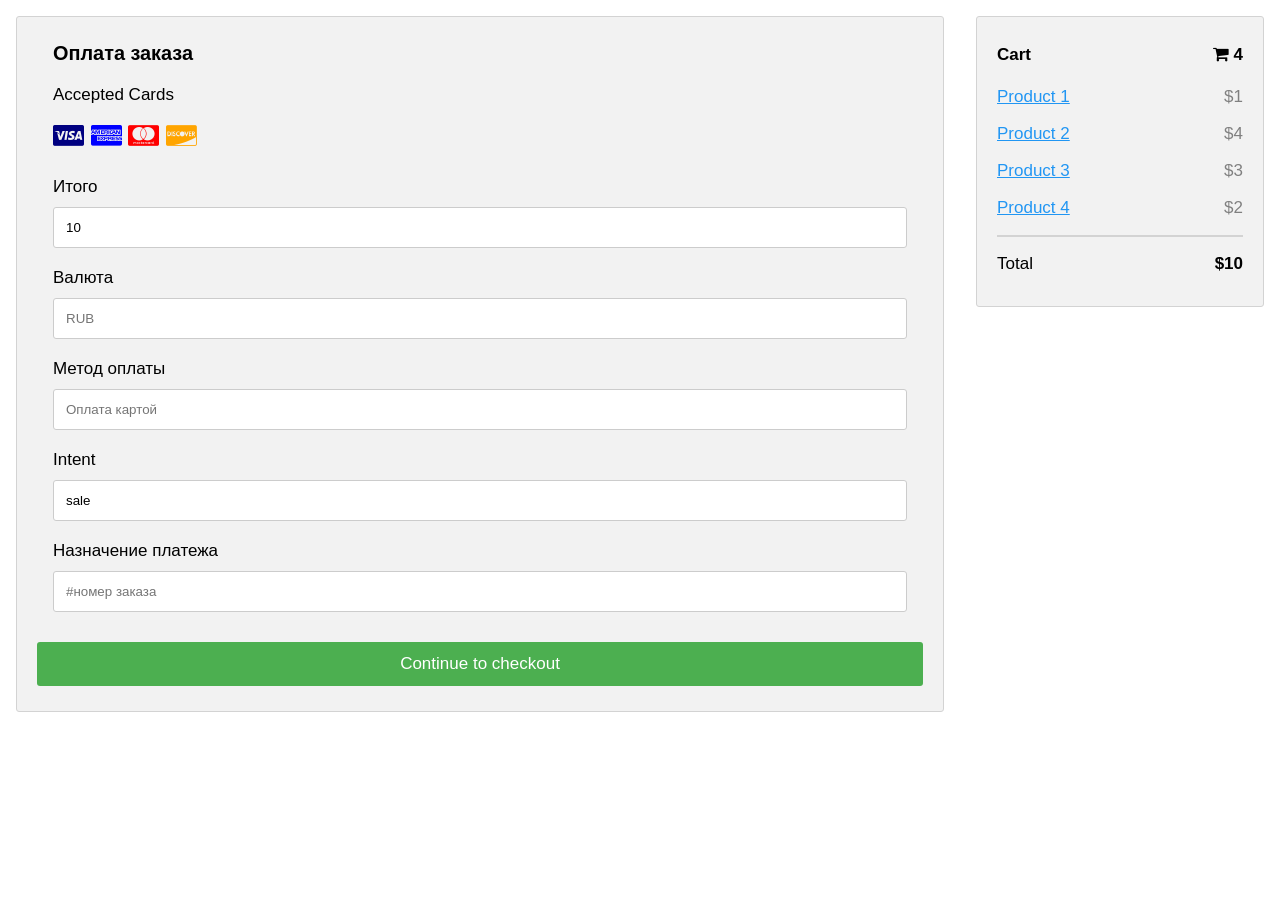
<file: src/main/resources/templates/order_page.html>
<!DOCTYPE html>
<html lang="en" xmlns:th="http://www.thymeleaf.org">
<head>
    <meta name="viewport" content="width=device-width, initial-scale=1">
    <link rel="stylesheet" href="https://cdnjs.cloudflare.com/ajax/libs/font-awesome/4.7.0/css/font-awesome.min.css">
    <style>
        body {
            font-family: Arial;
            font-size: 17px;
            padding: 8px;
        }

        * {
            box-sizing: border-box;
        }

        .row {
            display: -ms-flexbox; /* IE10 */
            display: flex;
            -ms-flex-wrap: wrap; /* IE10 */
            flex-wrap: wrap;
            margin: 0 -16px;
        }

        .col-25 {
            -ms-flex: 25%; /* IE10 */
            flex: 25%;
        }

        .col-50 {
            -ms-flex: 50%; /* IE10 */
            flex: 50%;
        }

        .col-75 {
            -ms-flex: 75%; /* IE10 */
            flex: 75%;
        }

        .col-25,
        .col-50,
        .col-75 {
            padding: 0 16px;
        }

        .container {
            background-color: #f2f2f2;
            padding: 5px 20px 15px 20px;
            border: 1px solid lightgrey;
            border-radius: 3px;
        }

        input[type=text] {
            width: 100%;
            margin-bottom: 20px;
            padding: 12px;
            border: 1px solid #ccc;
            border-radius: 3px;
        }

        label {
            margin-bottom: 10px;
            display: block;
        }

        .icon-container {
            margin-bottom: 20px;
            padding: 7px 0;
            font-size: 24px;
        }

        .btn {
            background-color: #4CAF50;
            color: white;
            padding: 12px;
            margin: 10px 0;
            border: none;
            width: 100%;
            border-radius: 3px;
            cursor: pointer;
            font-size: 17px;
        }

        .btn:hover {
            background-color: #45a049;
        }

        a {
            color: #2196F3;
        }

        hr {
            border: 1px solid lightgrey;
        }

        span.price {
            float: right;
            color: grey;
        }

        /* Responsive layout - when the screen is less than 800px wide, make the two columns stack on top of each other instead of next to each other (also change the direction - make the "cart" column go on top) */
        @media (max-width: 800px) {
            .row {
                flex-direction: column-reverse;
            }
            .col-25 {
                margin-bottom: 20px;
            }
        }

    </style>
</head>
<body>
<div class="row">
    <div class="col-75">
        <div class="container">
            <form method="post"  action="/pay">
                <div class="col-50">
                    <h3>Оплата заказа</h3>
                    <label>Accepted Cards</label>
                    <div class="icon-container">
                        <i class="fa fa-cc-visa" style="color:navy;"></i>
                        <i class="fa fa-cc-amex" style="color:blue;"></i>
                        <i class="fa fa-cc-mastercard" style="color:red;"></i>
                        <i class="fa fa-cc-discover" style="color:orange;"></i>
                    </div>
                    <label for="price">Итого</label>
                    <input type="text" id="price" name="price" value="10">
                    <label for="currency">Валюта</label>
                    <input type="text" id="currency" name="currency" placeholder="RUB">
                    <label for="method">Метод оплаты</label>
                    <input type="text" id="method" name="method" placeholder="Оплата картой">
                    <label for="intent">Intent</label>
                    <input type="text" id="intent" name="intent" value="sale">
                    <label for="description">Назначение платежа</label>
                    <input type="text" id="description" name="description" placeholder="#номер заказа">

                </div>

                <input type="submit" value="Continue to checkout" class="btn">
            </form>
        </div>
    </div>
    <div class="col-25">
        <div class="container">
            <h4>Cart <span class="price" style="color:black"><i class="fa fa-shopping-cart"></i> <b>4</b></span></h4>
            <p><a href="#">Product 1</a> <span class="price">$1</span></p>
            <p><a href="#">Product 2</a> <span class="price">$4</span></p>
            <p><a href="#">Product 3</a> <span class="price">$3</span></p>
            <p><a href="#">Product 4</a> <span class="price">$2</span></p>
            <hr>
            <p>Total <span class="price" style="color:black"><b>$10</b></span></p>
        </div>
    </div>
</div>

</body>
</html>
</file>
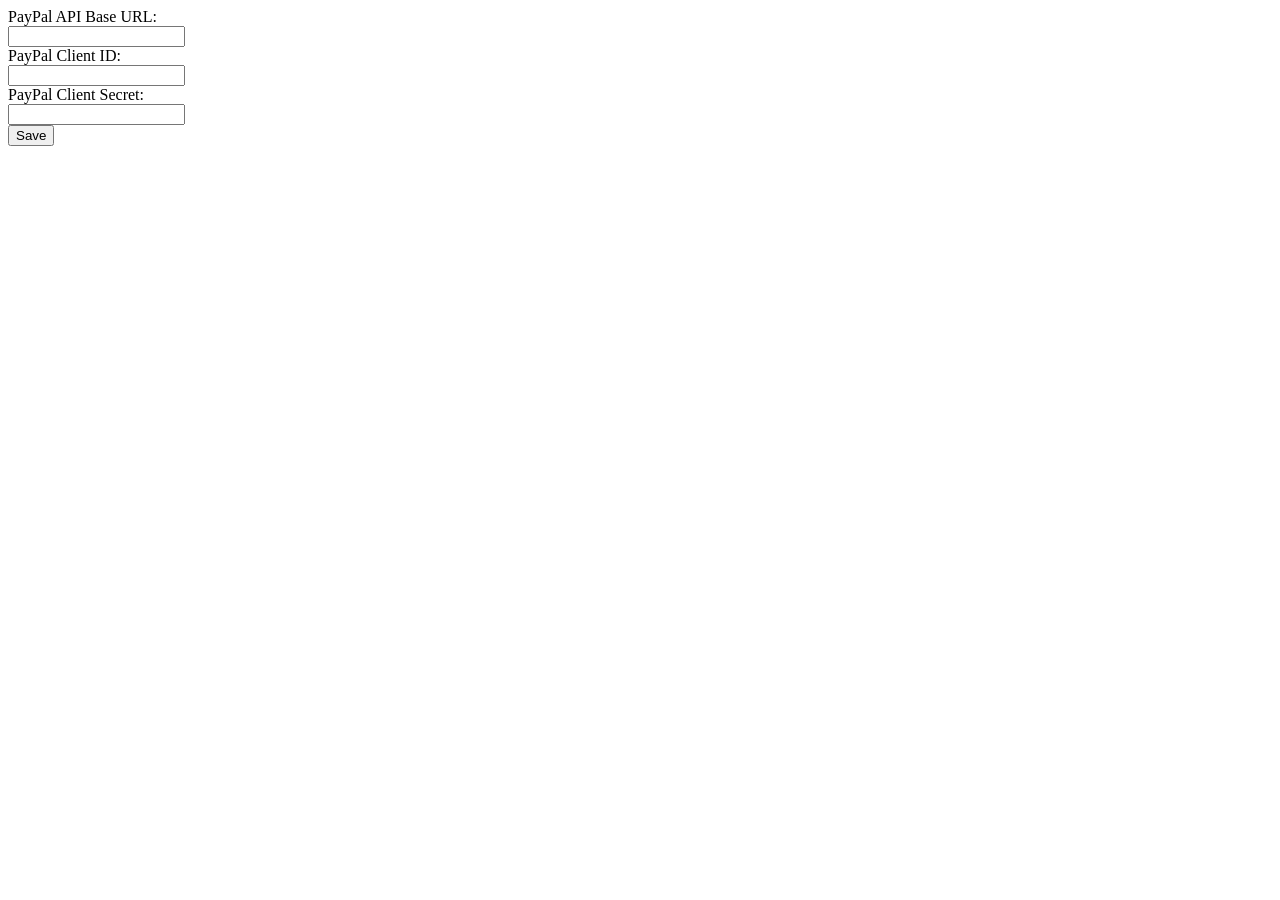
<file: src/main/resources/templates/payment/payment.html>
<!DOCTYPE html>
<html xmlns:th="http://www.thymeleaf.org">
<body>
<div th:fragment="content" th:remove="tag">
  <form th:action="@{/settings/save_payment}" method="post">
    <div class="form-group row">
      <label class="col-sm-2 col-form-label">PayPal API Base URL:</label>
      <div class="col-sm-10">
        <input type="text" class="form-control" name="PAYPAL_API_BASE_URL"
               th:value="${PAYPAL_API_BASE_URL}" required  />
      </div>
    </div>

    <div class="form-group row">
      <label class="col-sm-2 col-form-label">PayPal Client ID:</label>
      <div class="col-sm-10">
        <input type="text" class="form-control" name="PAYPAL_API_CLIENT_ID"
               th:value="${PAYPAL_API_CLIENT_ID}" required  />
      </div>
    </div>

    <div class="form-group row">
      <label class="col-sm-2 col-form-label">PayPal Client Secret:</label>
      <div class="col-sm-10">
        <input type="text" class="form-control" name="PAYPAL_API_CLIENT_SECRET"
               th:value="${PAYPAL_API_CLIENT_SECRET}" required  />
      </div>
    </div>

    <div class="text-center">
      <input type="submit" value="Save" class="btn btn-primary m-3" />
    </div>
  </form>
</div>
</body>
</html>
</file>
